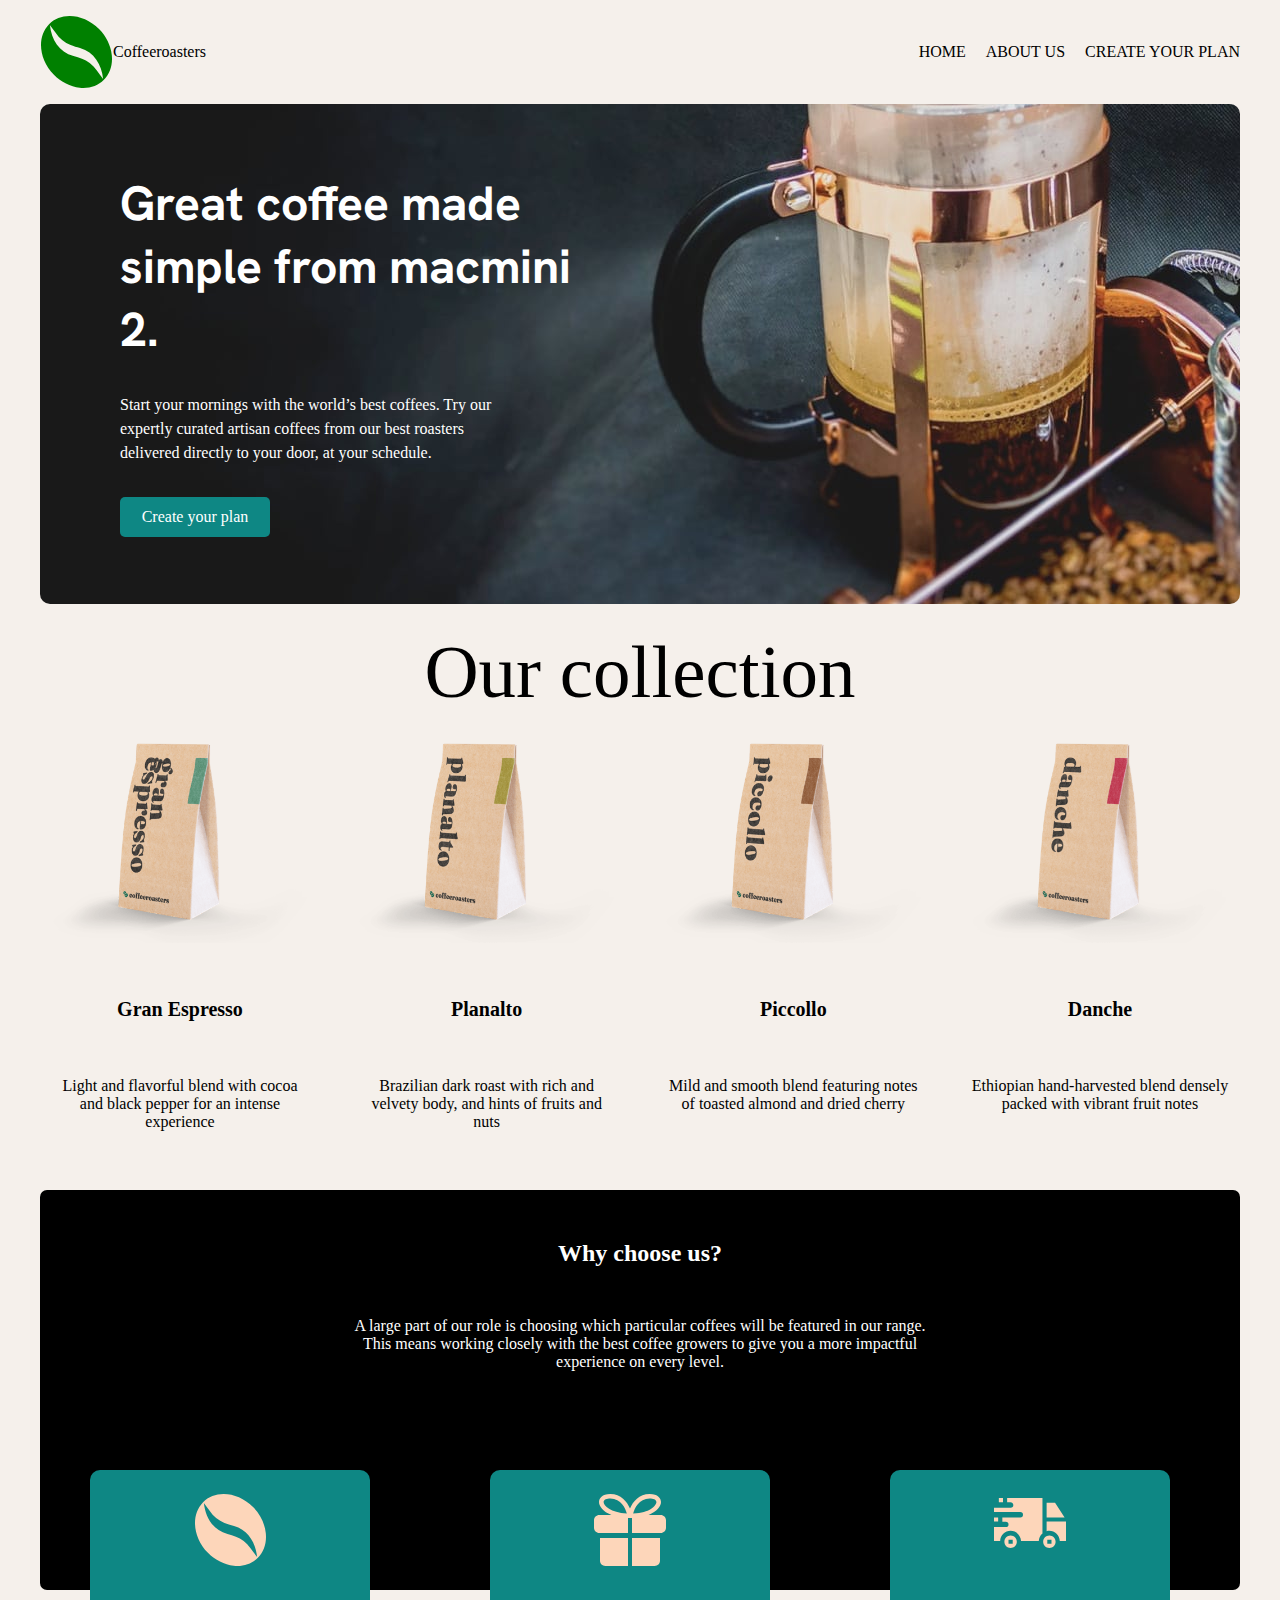
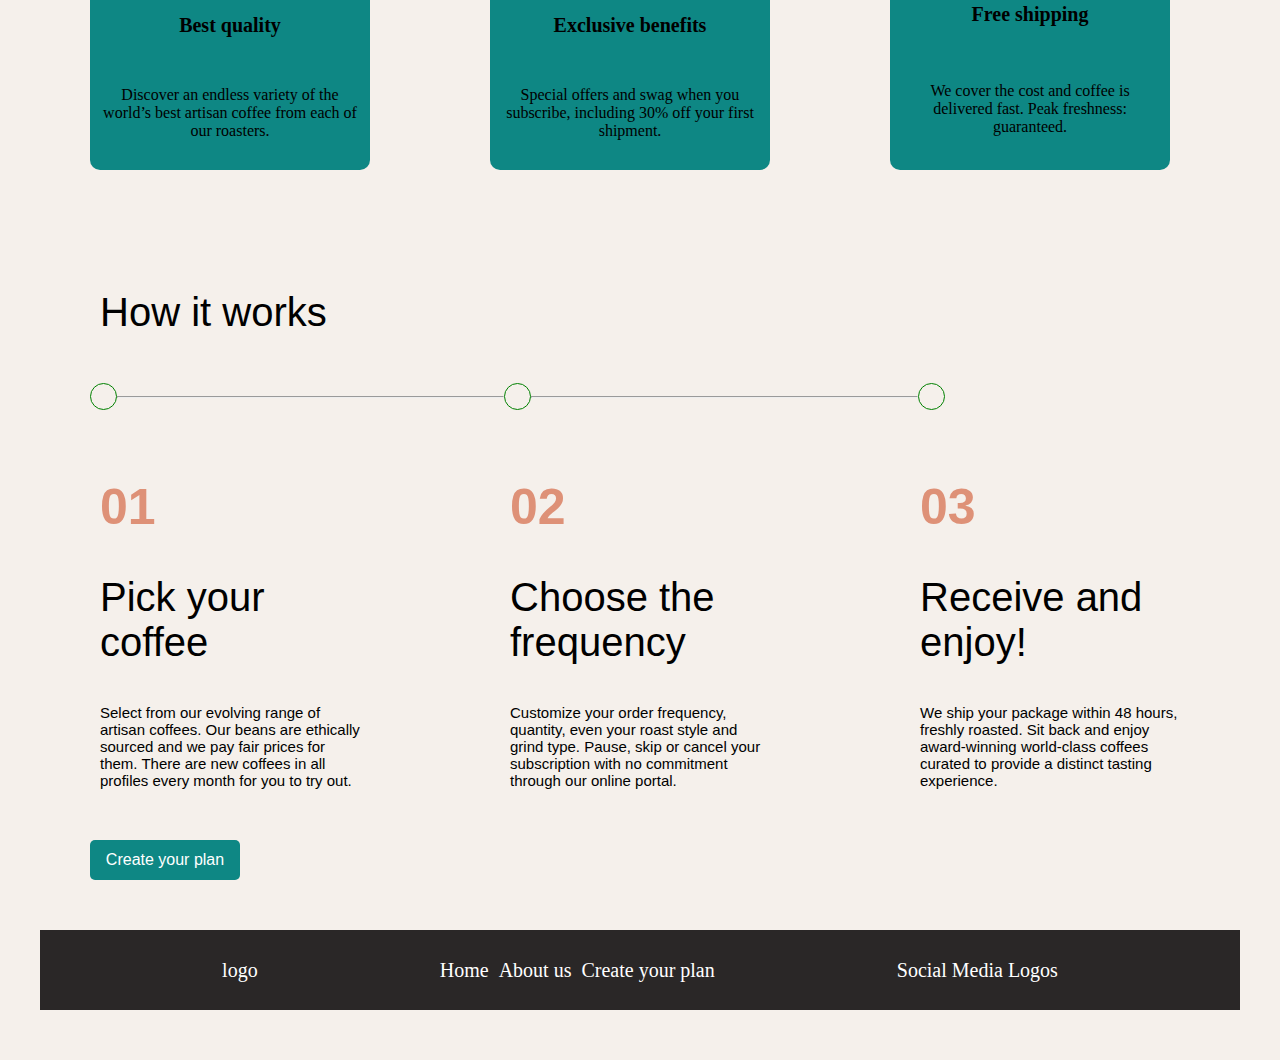
<file: index.html>
<!DOCTYPE html>
<html lang="en">
  <head>
    <meta charset="UTF-8" />
    <meta name="viewport" content="width=device-width, initial-scale=1.0" />

    <link
      rel="icon"
      type="image/png"
      sizes="32x32"
      href="./assets/favicon-32x32.png"
    />
    <link rel="preconnect" href="https://fonts.googleapis.com" />
    <link rel="preconnect" href="https://fonts.gstatic.com" crossorigin />
    <link
      href="https://fonts.googleapis.com/css2?family=Fraunces:opsz,wght@9..144,200;9..144,400;9..144,500&family=Hanken+Grotesk:ital,wght@1,800&display=swap"
      rel="stylesheet"
    />
    <link rel="stylesheet" href="home.css" />
    <link rel="stylesheet" href="index.css" />
    <title>Frontend Mentor | Coffeeroasters subscription site</title>
  </head>
  <body class="home-container">
    <nav>
      <div class="logo">
        <svg width="73" height="72" xmlns="http://wwåw.w3.org/2000/svg">
          <path
            d="M71.806 39.226c-.968-9.481-5.498-18.76-12.758-26.122C43.93-2.22 21.512-4.428 9.078 8.194-3.365 20.812-1.19 43.537 13.924 58.864c7.26 7.362 16.41 11.957 25.76 12.938 1.246.13 2.475.198 3.687.198 8.04 0 15.229-2.858 20.523-8.226 6.088-6.17 8.901-14.89 7.912-24.548zm-22.125 7.78c-4.953-3.833-10.322-5.35-16.153-6.97C18.85 35.955 11.558 23.535 9.855 8.977c4.135 5.058 7.188 10.836 12.265 15.07 5.409 4.51 11.364 6.152 17.905 8.074 14.36 4.225 21.464 16.538 23.097 30.87-4.482-5.463-7.77-11.592-13.441-15.984z"
            fill="green"
            fill-rule="nonzero"
          />
        </svg>
        <span> Coffeeroasters</span>
      </div>
      <ul class="menu">
        <li>HOME</li>
        <li>ABOUT US</li>
        <li>CREATE YOUR PLAN</li>
      </ul>

      <!-- <svg width="72" height="72" xmlns="http://www.w3.org/2000/svg"><path d="M34 44v28H11.297C8.391 72 6 69.672 6 66.842V44h28zm32 0v22.842C66 69.672 63.609 72 60.703 72H38V44h28zM55.73 0C64.05.003 67 4.347 67 8.067c0 4.26-3.952 9.643-12.424 12.934L66.711 21C69.612 21 72 23.37 72 26.25v7.5c0 2.88-2.388 5.25-5.289 5.25H38l.001-15.02a70.21 70.21 0 01-1.7.02c-.1 0-.201-.006-.3-.02-.1.013-.2.02-.303.02-.574 0-1.14-.007-1.698-.02V39H5.289C2.388 39 0 36.63 0 33.75v-7.5C0 23.37 2.388 21 5.289 21h12.135C8.952 17.71 5 12.327 5 8.066 5 4.345 7.953 0 16.272 0 27.008 0 33.088 7.615 36 14.592 38.911 7.615 44.992 0 55.73 0zM16.273 4.451c-3.223 0-6.667.95-6.667 3.614 0 3.79 6.855 10.695 23.217 11.422-1.381-4.932-5.556-15.036-16.55-15.036zm39.459.002c-10.997 0-15.172 10.103-16.556 15.031 8.675-.391 14.146-2.513 17.295-4.32 4.369-2.507 5.925-5.31 5.925-7.1 0-2.664-3.441-3.61-6.664-3.61z" fill="#FDD6BA" fill-rule="nonzero"/></svg>
  <svg width="72" height="50" xmlns="http://www.w3.org/2000/svg"><path d="M55.385 37.5c3.435 0 6.23 2.804 6.23 6.25S58.82 50 55.385 50c-3.436 0-6.231-2.804-6.231-6.25s2.795-6.25 6.23-6.25zm-38.77 0c3.436 0 6.231 2.804 6.231 6.25S20.051 50 16.616 50c-3.436 0-6.231-2.804-6.231-6.25s2.795-6.25 6.23-6.25zm40.87 4.143h-4.2v4.214h4.2v-4.214zm-38.77 0h-4.2v4.214h4.2v-4.214zM48.463 0v35.397a10.497 10.497 0 00-3.652 7.659H27.05c-.165-5.647-4.787-10.19-10.448-10.19-5.662 0-10.283 4.543-10.449 10.19H0V29.12h11.77a2.736 2.736 0 002.726-2.739 2.736 2.736 0 00-2.727-2.738H8.345v-4.23h17.92a2.736 2.736 0 002.728-2.738 2.736 2.736 0 00-2.727-2.74H0V9.708h16.602a2.736 2.736 0 002.726-2.739c0-1.459-1.352-2.739-2.894-2.739h-3.307V0h35.335zM72 23.611v19.445h-6.216c-.167-5.656-4.836-10.207-10.556-10.207-.901 0-1.777.114-2.613.326v-9.564H72zM4.154 19.444v4.167H0v-4.167h4.154zM61.062 4.861l9.553 14.583h-18V4.861h8.447zM9 0v4.167H4.846V0H9z" fill="#FDD6BA" fill-rule="nonzero"/></svg> -->
    </nav>
    <section id="hero" class="hero_container">
      <div class="hero">
        <h1>Great coffee made simple from macmini 2.</h1>

        <p>
          Start your mornings with the world’s best coffees. Try our expertly
          curated artisan coffees from our best roasters delivered directly to
          your door, at your schedule.
        </p>

        <div class="btn">Create your plan</div>
      </div>
    </section>
    <section class="collection">
      <p>Our collection</p>
      <div class="card-container">
        <div class="card">
          <img
            class="img"
            src="assets/home/desktop/image-gran-espresso.png"
            alt="coffee image"
          />
          <p>Gran Espresso</p>
          <p>
            Light and flavorful blend with cocoa and black pepper for an intense
            experience
          </p>
        </div>
        <div class="card">
          <img
            src="assets/home/desktop/image-planalto.png"
            alt="coffee image"
          />
          <p>Planalto</p>
          <p>
            Brazilian dark roast with rich and velvety body, and hints of fruits
            and nuts
          </p>
        </div>
        <div class="card">
          <img
            src="assets/home/desktop/image-piccollo.png"
            alt="coffee image"
          />
          <p>Piccollo</p>
          <p>
            Mild and smooth blend featuring notes of toasted almond and dried
            cherry
          </p>
        </div>
        <div class="card">
          <img src="assets/home/desktop/image-danche.png" alt="coffee image" />
          <p>Danche</p>
          <p>
            Ethiopian hand-harvested blend densely packed with vibrant fruit
            notes
          </p>
        </div>
      </div>
    </section>

    <section class="whyus-container">
      <div class="whyus">
        <h2>Why choose us?</h2>
        <p>
          A large part of our role is choosing which particular coffees will be
          featured in our range. This means working closely with the best coffee
          growers to give you a more impactful experience on every level.
        </p>
      </div>
      <div class="gift card-container">
        <div class="card">
          <svg width="73" height="72" xmlns="http://www.w3.org/2000/svg">
            <path
              d="M71.806 39.226c-.968-9.481-5.498-18.76-12.758-26.122C43.93-2.22 21.512-4.428 9.078 8.194-3.365 20.812-1.19 43.537 13.924 58.864c7.26 7.362 16.41 11.957 25.76 12.938 1.246.13 2.475.198 3.687.198 8.04 0 15.229-2.858 20.523-8.226 6.088-6.17 8.901-14.89 7.912-24.548zm-22.125 7.78c-4.953-3.833-10.322-5.35-16.153-6.97C18.85 35.955 11.558 23.535 9.855 8.977c4.135 5.058 7.188 10.836 12.265 15.07 5.409 4.51 11.364 6.152 17.905 8.074 14.36 4.225 21.464 16.538 23.097 30.87-4.482-5.463-7.77-11.592-13.441-15.984z"
              fill="#FDD6BA"
              fill-rule="nonzero"
            />
          </svg>

          <p>Best quality</p>
          <p>
            Discover an endless variety of the world’s best artisan coffee from
            each of our roasters.
          </p>
        </div>
        <div class="card">
          <svg width="72" height="72" xmlns="http://www.w3.org/2000/svg">
            <path
              d="M34 44v28H11.297C8.391 72 6 69.672 6 66.842V44h28zm32 0v22.842C66 69.672 63.609 72 60.703 72H38V44h28zM55.73 0C64.05.003 67 4.347 67 8.067c0 4.26-3.952 9.643-12.424 12.934L66.711 21C69.612 21 72 23.37 72 26.25v7.5c0 2.88-2.388 5.25-5.289 5.25H38l.001-15.02a70.21 70.21 0 01-1.7.02c-.1 0-.201-.006-.3-.02-.1.013-.2.02-.303.02-.574 0-1.14-.007-1.698-.02V39H5.289C2.388 39 0 36.63 0 33.75v-7.5C0 23.37 2.388 21 5.289 21h12.135C8.952 17.71 5 12.327 5 8.066 5 4.345 7.953 0 16.272 0 27.008 0 33.088 7.615 36 14.592 38.911 7.615 44.992 0 55.73 0zM16.273 4.451c-3.223 0-6.667.95-6.667 3.614 0 3.79 6.855 10.695 23.217 11.422-1.381-4.932-5.556-15.036-16.55-15.036zm39.459.002c-10.997 0-15.172 10.103-16.556 15.031 8.675-.391 14.146-2.513 17.295-4.32 4.369-2.507 5.925-5.31 5.925-7.1 0-2.664-3.441-3.61-6.664-3.61z"
              fill="#FDD6BA"
              fill-rule="nonzero"
            />
          </svg>

          <p>Exclusive benefits</p>
          <p>
            Special offers and swag when you subscribe, including 30% off your
            first shipment.
          </p>
        </div>
        <div class="card">
          <svg width="72" height="50" xmlns="http://www.w3.org/2000/svg">
            <path
              d="M55.385 37.5c3.435 0 6.23 2.804 6.23 6.25S58.82 50 55.385 50c-3.436 0-6.231-2.804-6.231-6.25s2.795-6.25 6.23-6.25zm-38.77 0c3.436 0 6.231 2.804 6.231 6.25S20.051 50 16.616 50c-3.436 0-6.231-2.804-6.231-6.25s2.795-6.25 6.23-6.25zm40.87 4.143h-4.2v4.214h4.2v-4.214zm-38.77 0h-4.2v4.214h4.2v-4.214zM48.463 0v35.397a10.497 10.497 0 00-3.652 7.659H27.05c-.165-5.647-4.787-10.19-10.448-10.19-5.662 0-10.283 4.543-10.449 10.19H0V29.12h11.77a2.736 2.736 0 002.726-2.739 2.736 2.736 0 00-2.727-2.738H8.345v-4.23h17.92a2.736 2.736 0 002.728-2.738 2.736 2.736 0 00-2.727-2.74H0V9.708h16.602a2.736 2.736 0 002.726-2.739c0-1.459-1.352-2.739-2.894-2.739h-3.307V0h35.335zM72 23.611v19.445h-6.216c-.167-5.656-4.836-10.207-10.556-10.207-.901 0-1.777.114-2.613.326v-9.564H72zM4.154 19.444v4.167H0v-4.167h4.154zM61.062 4.861l9.553 14.583h-18V4.861h8.447zM9 0v4.167H4.846V0H9z"
              fill="#FDD6BA"
              fill-rule="nonzero"
            />
          </svg>

          <p>Free shipping</p>
          <p>
            We cover the cost and coffee is delivered fast. Peak freshness:
            guaranteed.
          </p>
        </div>
      </div>
    </section>
    <section class="howitworks">
      <div class="primary-text">How it works</div>
      <div class="shape">
        <div class="circle"></div>
        <hr />
        <div class="circle"></div>
        <hr />
        <div class="circle"></div>
      </div>
      <div class="card-container">
        <div class="card">
          <p>01</p>
          <p>Pick your coffee</p>

          <p>
            Select from our evolving range of artisan coffees. Our beans are
            ethically sourced and we pay fair prices for them. There are new
            coffees in all profiles every month for you to try out.
          </p>
        </div>
        <div class="card">
          <p>02</p>
          <p>Choose the frequency</p>
          <p>
            Customize your order frequency, quantity, even your roast style and
            grind type. Pause, skip or cancel your subscription with no
            commitment through our online portal.
          </p>
        </div>
        <div class="card">
          <p>03</p>
          <p>Receive and enjoy!</p>
          <p>
            We ship your package within 48 hours, freshly roasted. Sit back and
            enjoy award-winning world-class coffees curated to provide a
            distinct tasting experience.
          </p>
        </div>
      </div>
      <div class="btn">Create your plan</div>
    </section>

    <footer>
      <div class="coffee-logo">logo</div>
      <ul>
        <li>Home</li>
        <li>About us</li>
        <li>Create your plan</li>
      </ul>
      <div class="socaial-media">Social Media Logos</div>
    </footer>
   
  </body>
</html>
</file>
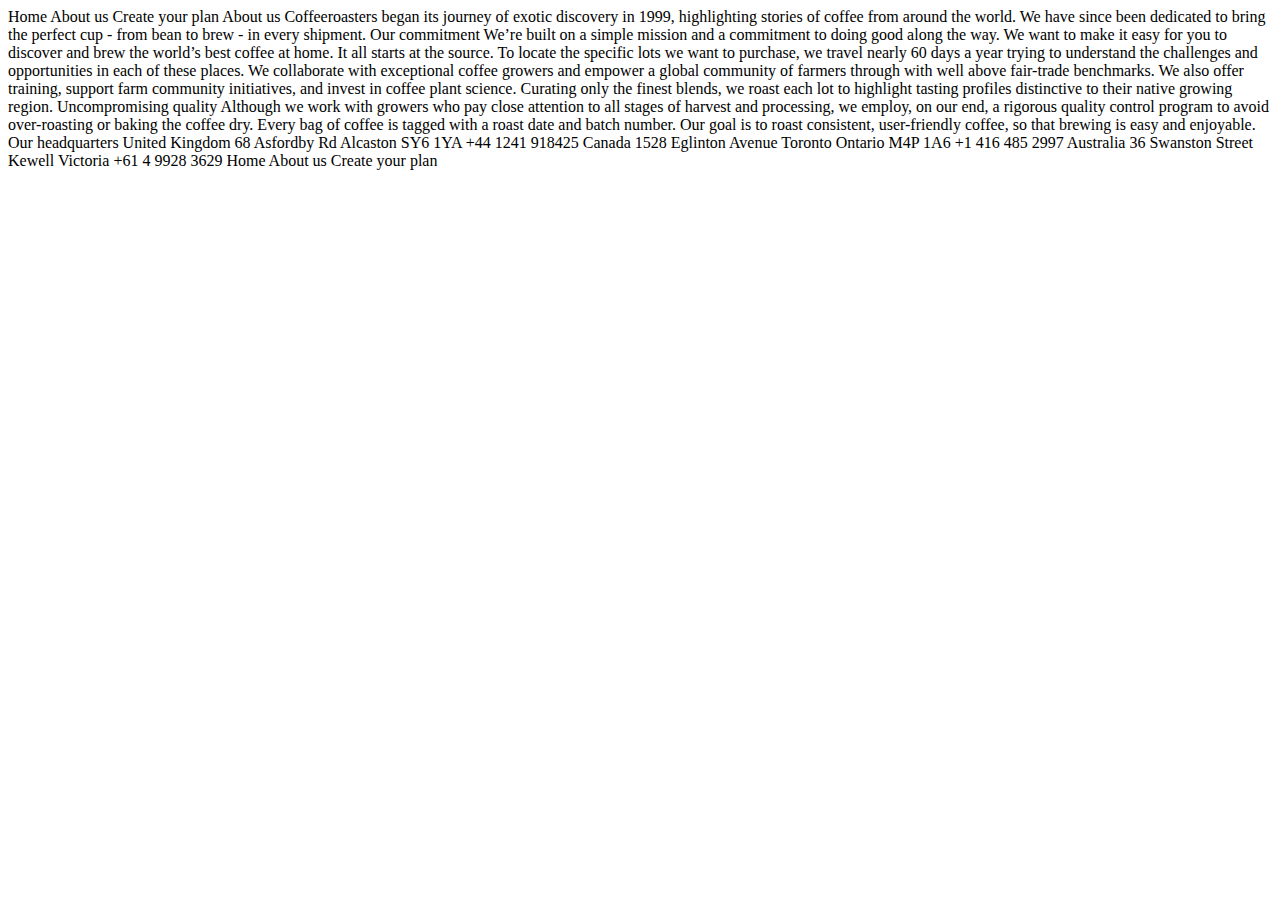
<file: about.html>
<!DOCTYPE html>
<html lang="en">

<head>
  <meta charset="UTF-8">
  <meta name="viewport" content="width=device-width, initial-scale=1.0">

  <link rel="icon" type="image/png" sizes="32x32" href="./assets/favicon-32x32.png">

  <title>Frontend Mentor | Coffeeroasters subscription site</title>
</head>

<body>
  Home
  About us
  Create your plan

  About us
  Coffeeroasters began its journey of exotic discovery in 1999, highlighting stories of 
  coffee from around the world. We have since been dedicated to bring the perfect cup - from 
  bean to brew - in every shipment.
  
  Our commitment
  We’re built on a simple mission and a commitment to doing good along the way. We want to 
  make it easy for you to discover and brew the world’s best coffee at home. It all starts 
  at the source. To locate the specific lots we want to purchase, we travel nearly 60 days 
  a year trying to understand the challenges and opportunities in each of these places.
  We collaborate with exceptional coffee growers and empower a global community of farmers 
  through with well above fair-trade benchmarks. We also offer training, support farm community 
  initiatives, and invest in coffee plant science. Curating only the finest blends, we roast 
  each lot to highlight tasting profiles distinctive to their native growing region.
  
  Uncompromising quality
  Although we work with growers who pay close attention to all stages of harvest and processing, 
  we employ, on our end, a rigorous quality control program to avoid over-roasting or baking the 
  coffee dry. Every bag of coffee is tagged with a roast date and batch number. Our goal is to roast 
  consistent, user-friendly coffee, so that brewing is easy and enjoyable.

  Our headquarters

  United Kingdom
  68 Asfordby Rd
  Alcaston
  SY6 1YA
  +44 1241 918425

  Canada
  1528 Eglinton Avenue
  Toronto
  Ontario M4P 1A6
  +1 416 485 2997

  Australia
  36 Swanston Street
  Kewell
  Victoria
  +61 4 9928 3629

  Home
  About us
  Create your plan
</body>

</html>
</file>
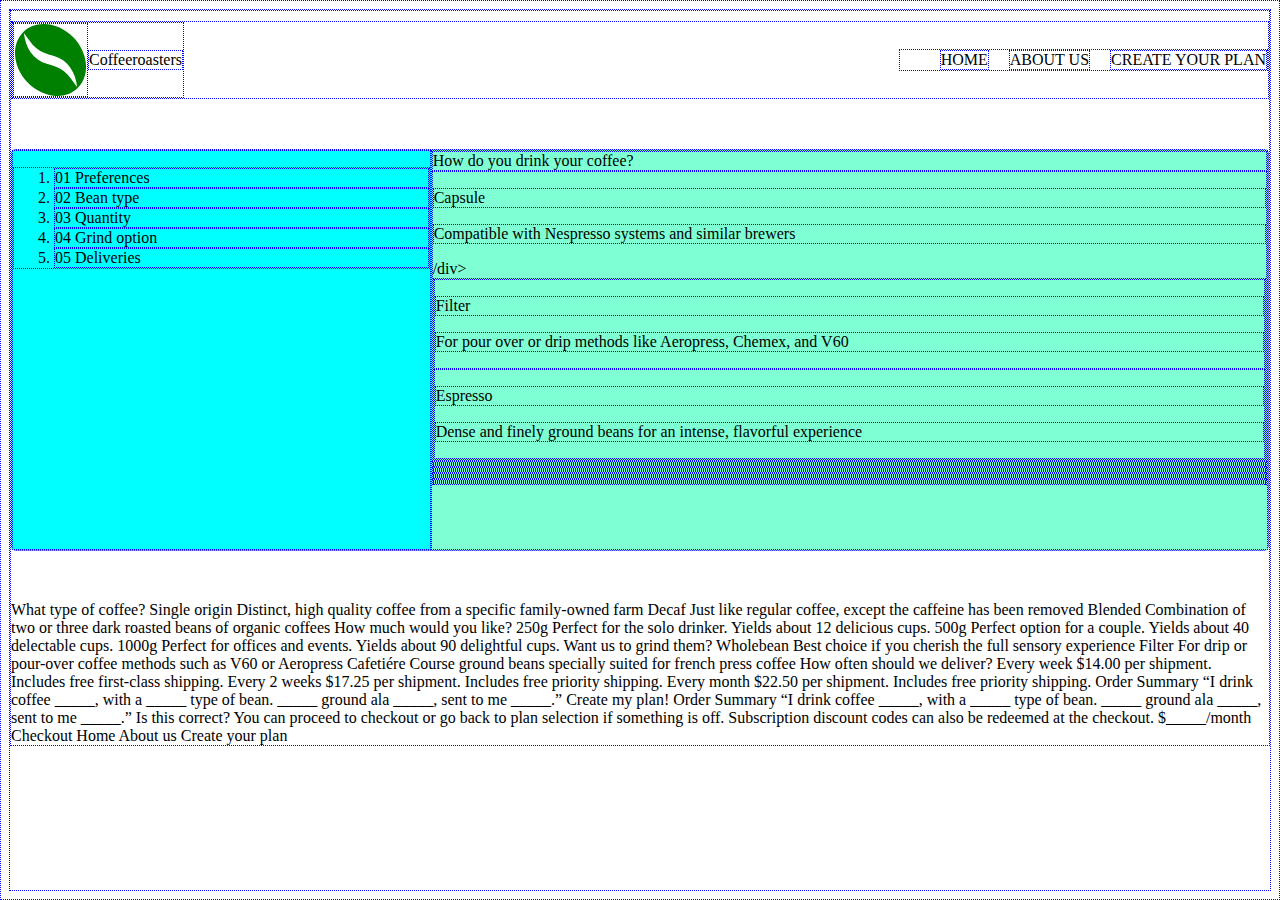
<file: plan.html>
<head>
  <meta charset="UTF-8">
  <meta name="viewport" content="width=device-width, initial-scale=1.0">

  <link rel="icon" type="image/png" sizes="32x32" href="./assets/favicon-32x32.png">
  <link rel="stylesheet" href ='plan.css'/>
  <link rel="stylesheet" href ='home.css'/>

  <title>Frontend Mentor | Coffeeroasters subscription site</title>
</head>

<body>
  
  
<div class="container">
  <nav>
    <div class="logo">
      <svg width="73" height="72" xmlns="http://wwåw.w3.org/2000/svg">
        <path
          d="M71.806 39.226c-.968-9.481-5.498-18.76-12.758-26.122C43.93-2.22 21.512-4.428 9.078 8.194-3.365 20.812-1.19 43.537 13.924 58.864c7.26 7.362 16.41 11.957 25.76 12.938 1.246.13 2.475.198 3.687.198 8.04 0 15.229-2.858 20.523-8.226 6.088-6.17 8.901-14.89 7.912-24.548zm-22.125 7.78c-4.953-3.833-10.322-5.35-16.153-6.97C18.85 35.955 11.558 23.535 9.855 8.977c4.135 5.058 7.188 10.836 12.265 15.07 5.409 4.51 11.364 6.152 17.905 8.074 14.36 4.225 21.464 16.538 23.097 30.87-4.482-5.463-7.77-11.592-13.441-15.984z"
          fill="green"
          fill-rule="nonzero"
        />
      </svg>
      <span> Coffeeroasters</span>
    </div>
    <ul class="menu">
      <li>HOME</li>
      <li>ABOUT US</li>
      <li>CREATE YOUR PLAN</li>
    </ul>

    <!-- <svg width="72" height="72" xmlns="http://www.w3.org/2000/svg"><path d="M34 44v28H11.297C8.391 72 6 69.672 6 66.842V44h28zm32 0v22.842C66 69.672 63.609 72 60.703 72H38V44h28zM55.73 0C64.05.003 67 4.347 67 8.067c0 4.26-3.952 9.643-12.424 12.934L66.711 21C69.612 21 72 23.37 72 26.25v7.5c0 2.88-2.388 5.25-5.289 5.25H38l.001-15.02a70.21 70.21 0 01-1.7.02c-.1 0-.201-.006-.3-.02-.1.013-.2.02-.303.02-.574 0-1.14-.007-1.698-.02V39H5.289C2.388 39 0 36.63 0 33.75v-7.5C0 23.37 2.388 21 5.289 21h12.135C8.952 17.71 5 12.327 5 8.066 5 4.345 7.953 0 16.272 0 27.008 0 33.088 7.615 36 14.592 38.911 7.615 44.992 0 55.73 0zM16.273 4.451c-3.223 0-6.667.95-6.667 3.614 0 3.79 6.855 10.695 23.217 11.422-1.381-4.932-5.556-15.036-16.55-15.036zm39.459.002c-10.997 0-15.172 10.103-16.556 15.031 8.675-.391 14.146-2.513 17.295-4.32 4.369-2.507 5.925-5.31 5.925-7.1 0-2.664-3.441-3.61-6.664-3.61z" fill="#FDD6BA" fill-rule="nonzero"/></svg>
<svg width="72" height="50" xmlns="http://www.w3.org/2000/svg"><path d="M55.385 37.5c3.435 0 6.23 2.804 6.23 6.25S58.82 50 55.385 50c-3.436 0-6.231-2.804-6.231-6.25s2.795-6.25 6.23-6.25zm-38.77 0c3.436 0 6.231 2.804 6.231 6.25S20.051 50 16.616 50c-3.436 0-6.231-2.804-6.231-6.25s2.795-6.25 6.23-6.25zm40.87 4.143h-4.2v4.214h4.2v-4.214zm-38.77 0h-4.2v4.214h4.2v-4.214zM48.463 0v35.397a10.497 10.497 0 00-3.652 7.659H27.05c-.165-5.647-4.787-10.19-10.448-10.19-5.662 0-10.283 4.543-10.449 10.19H0V29.12h11.77a2.736 2.736 0 002.726-2.739 2.736 2.736 0 00-2.727-2.738H8.345v-4.23h17.92a2.736 2.736 0 002.728-2.738 2.736 2.736 0 00-2.727-2.74H0V9.708h16.602a2.736 2.736 0 002.726-2.739c0-1.459-1.352-2.739-2.894-2.739h-3.307V0h35.335zM72 23.611v19.445h-6.216c-.167-5.656-4.836-10.207-10.556-10.207-.901 0-1.777.114-2.613.326v-9.564H72zM4.154 19.444v4.167H0v-4.167h4.154zM61.062 4.861l9.553 14.583h-18V4.861h8.447zM9 0v4.167H4.846V0H9z" fill="#FDD6BA" fill-rule="nonzero"/></svg> -->
  </nav>
  <!-- <div class="plan">
    <p>Create a plan</p>
  Build a subscription plan that best fits your needs. We offer an assortment of the best 
  artisan coffees from around the globe delivered fresh to your door.

  </div>
  <div class="step">
    <div class="card-container">
      <div class="card">
        <p>01</p>
        <p>Pick your coffee</p>
        <p>Select from our evolving range of artisan coffees. Our beans are ethically
          sourced and we pay fair prices for them. There's new coffees in all profiles
          every month for you to try out.</p>
      </div>
      <div class="card">
        <p>>02</p>
        <p>>Choose the frequency</p>
        <p>>Customize your order frequency, quantity, even your roast style and grind type.
        Pause, skip or cancel your subscription with no commitment through our online portal.</p>
      </div>
      <div class="card">
        <p>03</p>
        <p>Receive and enjoy!</p>
        <p>We ship your package within 48 hours, freshly roasted. Sit back and enjoy award-winning
        world-class coffees curated to provide a distinct tasting experience.</p>
      </div>
    </div>

  </div> -->
  <div class="details">
    <div class="options">
      <ol>
        <li>01 Preferences</li>
        <li>02 Bean type</li>
        <li>03 Quantity</li>
        <li>04 Grind option</li>
        <li>05 Deliveries</li>
      </ol>

    </div>
    <div class="option-details">
      <div class="description">How do you drink your coffee?</div>
      <div class="option-selection"><p>Capsule</p>
        <p>Compatible with Nespresso systems and similar brewers</p>/div>
      <div>
        <div class="option-selection"><p>Filter</p>
        <p>For pour over or drip methods like Aeropress, Chemex, and V60</p></div>
      
        <div class="option-selection"><p>Espresso</p>
        <p>Dense and finely ground beans for an intense, flavorful experience</p></div>
      </div>
    </div>
    <div class="option-details">
      <div class="description"></div>
      <div class="option-selection"></div>

    </div>
    <div class="option-details">
      <div class="description"></div>
      <div class="option-selection"></div>

    </div>
    <div class="option-details">
      <div class="description"></div>
      <div class="option-selection"></div>

    </div>
    <div class="option-details">
      <div class="description"></div>
      <div class="option-selection"></div>

    </div>
  </div>

</div>
  

  What type of coffee?

  Single origin
  Distinct, high quality coffee from a specific family-owned farm

  Decaf
  Just like regular coffee, except the caffeine has been removed

  Blended
  Combination of two or three dark roasted beans of organic coffees

  How much would you like?
  250g
  Perfect for the solo drinker. Yields about 12 delicious cups.
  
  500g
  Perfect option for a couple. Yields about 40 delectable cups.

  1000g
  Perfect for offices and events. Yields about 90 delightful cups.

  Want us to grind them?

  Wholebean
  Best choice if you cherish the full sensory experience

  Filter
  For drip or pour-over coffee methods such as V60 or Aeropress

  Cafetiére
  Course ground beans specially suited for french press coffee

  How often should we deliver?

  Every week
  $14.00 per shipment. Includes free first-class shipping.

  Every 2 weeks
  $17.25 per shipment. Includes free priority shipping.

  Every month
  $22.50 per shipment. Includes free priority shipping.

  Order Summary
  “I drink coffee _____, with a _____ type of bean. _____ ground ala _____, 
  sent to me _____.”

  Create my plan!

  <!-- Modal -->
  Order Summary

  “I drink coffee _____, with a _____ type of bean. _____ ground ala _____,
  sent to me _____.”

  Is this correct? You can proceed to checkout or go back to plan selection if something 
  is off. Subscription discount codes can also be redeemed at the checkout.

  $_____/month

  Checkout
  <!-- End modal -->

  Home
  About us
  Create your plan
  </div>
</body>

</html>
</file>
<file: home.css>
.hero_container{

    display:grid;
    /* background-color:antiquewhite; */
    grid-template-columns: 1fr 1fr;
    /* border: 1px solid red; */
    background-image: url("image-hero-coffeepress.jpg");
    max-width : 1280px;
    height :500px;
    border-radius: 10px;
    /* border: 5px solid blue; */
}


.hero {
    /* background-color: aqua; */
    grid-column: 1/2;
   
    display: flex;
    flex-direction: column;
    justify-content: center;
    align-items: flex-start;
    /* border: 1px solid black; */
    padding-left: 3rem;
    padding-right: 4rem;
    margin-left: 2rem;
    row-gap: 2rem;
    color: white;
   

    
    /* align-items: center; */

}

.hero * {
    /* border: 1px solid black; */
}
.hero p {
    max-width: 400px;
    line-height: 1.5rem;
}

.hero h1 {
    margin: 0;
    /* font-family: 'Fraunces', serif; */
/* font-family: 'Hanken Grotesk', sans-serif; */
    font-size: 3rem;
    font-family: 'Fraunces', serif;
    font-family: 'Hanken Grotesk', sans-serif; 
}
.btn {
    display: flex;
    width: 150px;
    height: 40px;
    border-radius: 5px;
    justify-content: center;
    align-items: center;
    color: white;

    background-color: #0E8784;
}

nav {
    display:flex;
    justify-content: space-between;
    align-items: center;
    /* border: 1px solid black; */
    margin: 1rem 0 1rem 0;


}

.logo {
    
    
    display: flex;
    align-items: center;
    /* border: 1px dotted blue */
}
.logo svg {
/* background-color: green; */
    
}

.menu {
    /* margin: 0 0; */
    /* padding : 0 0; */

    display: flex;
    gap: 20px;
    list-style-type: none;
    /* border: 1px dotted blue; */
    justify-content: space-between;

}
li {
    /* border : 1px solid black; */
}

.collection{
    
    margin: 25px auto;
}

.collection > p{
    font-size: 75px;
    text-align: center;
    
}

.card-container {
    /* border: 1px solid blue; */
    display: flex;
    justify-content:space-between;
    gap: 20px;
}
.card {
    /* background-color: antiquewhite; */
    /* border: 1px dotted red; */
    
    max-width: 280px;
    height: 450px;
    display: flex;
    flex-direction: column;
    justify-content:space-around;
    align-items: center;
    
}
.card > p   {
    /* border: 1px dotted black; */
    padding: 0 10px;
    margin: 0;
    text-align: center;
}

.card > img {
    height: 200px;
    /* padding: 500px auto; */
    /* border: 1px dotted blue; */
    margin-bottom: 00px;
}
.card > p:first-of-type {
   font-weight: bolder;
   font-size: 20px;
} 
.card > p:nth-of-type(2){
    /* background-color: #0E8784; */
    /* width: 50px;; */
    min-height: 60px;
}


.whyus-container {
    position: relative;
}


.whyus{
    /* border: 1px solid blue; */
    max-width : 1280px;
    height :400px;
    background-color: black;
    color: white;
    text-align: center;
    display: flex;
    flex-direction: column;
    justify-content: flex-start;
    align-items: center;
    gap: 50px;
    border-radius: 7px;

}
.whyus p:nth-of-type(1) {
    max-width: 600px;
    text-align: center;
    /* border: 1px solid white; */
}
.whyus h2 {
    margin-top: 50px;;
}

.gift.card-container .card {
    background-color: #0E8784;
    /* justify-content: space-between; */
    margin: 0 50px;
    height: 300px;
    width : 280px;
    border-radius: 10px;
}
.gift {
    position: absolute;
    /* background-color: antiquewhite; */
    top: 280px;
    
}

.howitworks{
    margin-top: 300px;
    font-family: 'Trebuchet MS', 'Lucida Sans Unicode', 'Lucida Grande', 'Lucida Sans', Arial, sans-serif;
    /* position: absolute;
    top: 50px; */
    margin: 0 50px;
    margin-top: 300px;
   
    
}

.howitworks p {
    
    align-self :flex-start ;
    text-align:left;
    
    
}
.howitworks .card-container {
    /* margin: 0 50px; */
    
}
 .howitworks .card-container p:nth-of-type(1) {
    font-size: 50px;
    
    color: rgb(222, 145, 119);
 }

 .howitworks .card-container p:nth-of-type(2) {
    font-size: 40px;
 }
 .howitworks .card-container p:nth-of-type(3) {
    font-size: 15px;
 
 }

 .howitworks .card-container div {
    height: 350px;
 
 }

 .howitworks * {
    /* border: 1px solid blue; */
 }

 .primary-text {
    font-size: 40px;
    margin-left: 10px
 }

 .circle {
    
    /* display: inline-block; */
    border-radius: 50%;
    height: 25px;
    width: 25px;
    border: 1px solid green;
 }

 hr {
    /* display: inline-block; */
    /* border: 1px solid blue; */
    width: 35%;

 }

 .shape {
    display: flex;
    align-items: center;
    margin-top: 3rem;
    margin-bottom: 3rem;
 }
 .howitworks .btn {
    margin-top: 2rem
}

footer {
    max-width : 1280px;
    height :80px;
    background-color: rgb(42, 39, 39);
    margin: 50px auto;
    display: flex;
    color: white;
    justify-content: space-evenly;
    align-items: center;
    font-size: 20px;
    
}

footer ul {
    display: flex;
    list-style: none;
    
    justify-content: space-evenly;
    gap: 10px;
}


@media screen and (max-width: 600px) {
    .hero{
        /* background-color: yellow; */
    }
    .hero_container{
        grid-template-columns: 1fr;
    }
    .card-container{
        flex-direction: column;
        
        justify-content: center;
        align-items: center;
        /* border: 1px solid red; */
    }
    .gift {
        position:relative;
        /* background-color: antiquewhite; */
        top: 0px;
        
    }

    footer {
        margin-left: 25px;
        margin-right: 25px;
        flex-direction: column;
    }
    
    
    
}
</file>
<file: index.css>
/* :root {
    
} */

* {
    margin: 0;
    padding: 0;
    }
    
body {

    
}

.home-container {

    background-color: rgb(245, 240, 235);
    max-width: 1200px;
    margin: 0 auto;
   
}
</file>
<file: plan.css>
html {
    margin: 0;
    padding: 0;
    box-sizing: border-box;
    font-size: 62.5%;

}
body {
    font-size: 1.6rem;
}
.container {
    margin: 0 auto;

    max-width: 1280px;
    /* background-color: antiquewhite; */

}

.plan {
    /* max-width: 110rem; */
    background-color: rgba(0, 0, 0, 0.235);
    border-radius: 5px;
    height : 40rem;
    margin-top: 5rem;
    margin-bottom: 5rem;

    /* padding-left: 1rem; */
}

.step {
    /* max-width: 110rem; */
    background-color: rgba(142, 106, 106, 0.235);
    border-radius: 5px;
    height : 40rem;
    margin-top: 5rem;
    margin-bottom: 5rem;

    /* padding-left: 1rem; */
}

.details {
    /* max-width: 110rem; */
    background-color: rgba(106, 123, 142, 0.235);
    border-radius: 5px;
    height : 40rem;
    margin-top: 5rem;
    margin-bottom: 5rem;
    display: grid;
    grid-template-columns: 1fr 1fr 1fr;

    /* padding-left: 1rem; */
}

.options{
    background-color: aqua;
    /* grid-column: 1/2; */
}

.option-details {

    background-color: aquamarine;
    grid-column: 2/-1;

}

options {

}


* {
    border: 1px dotted blue;
}
</file>
